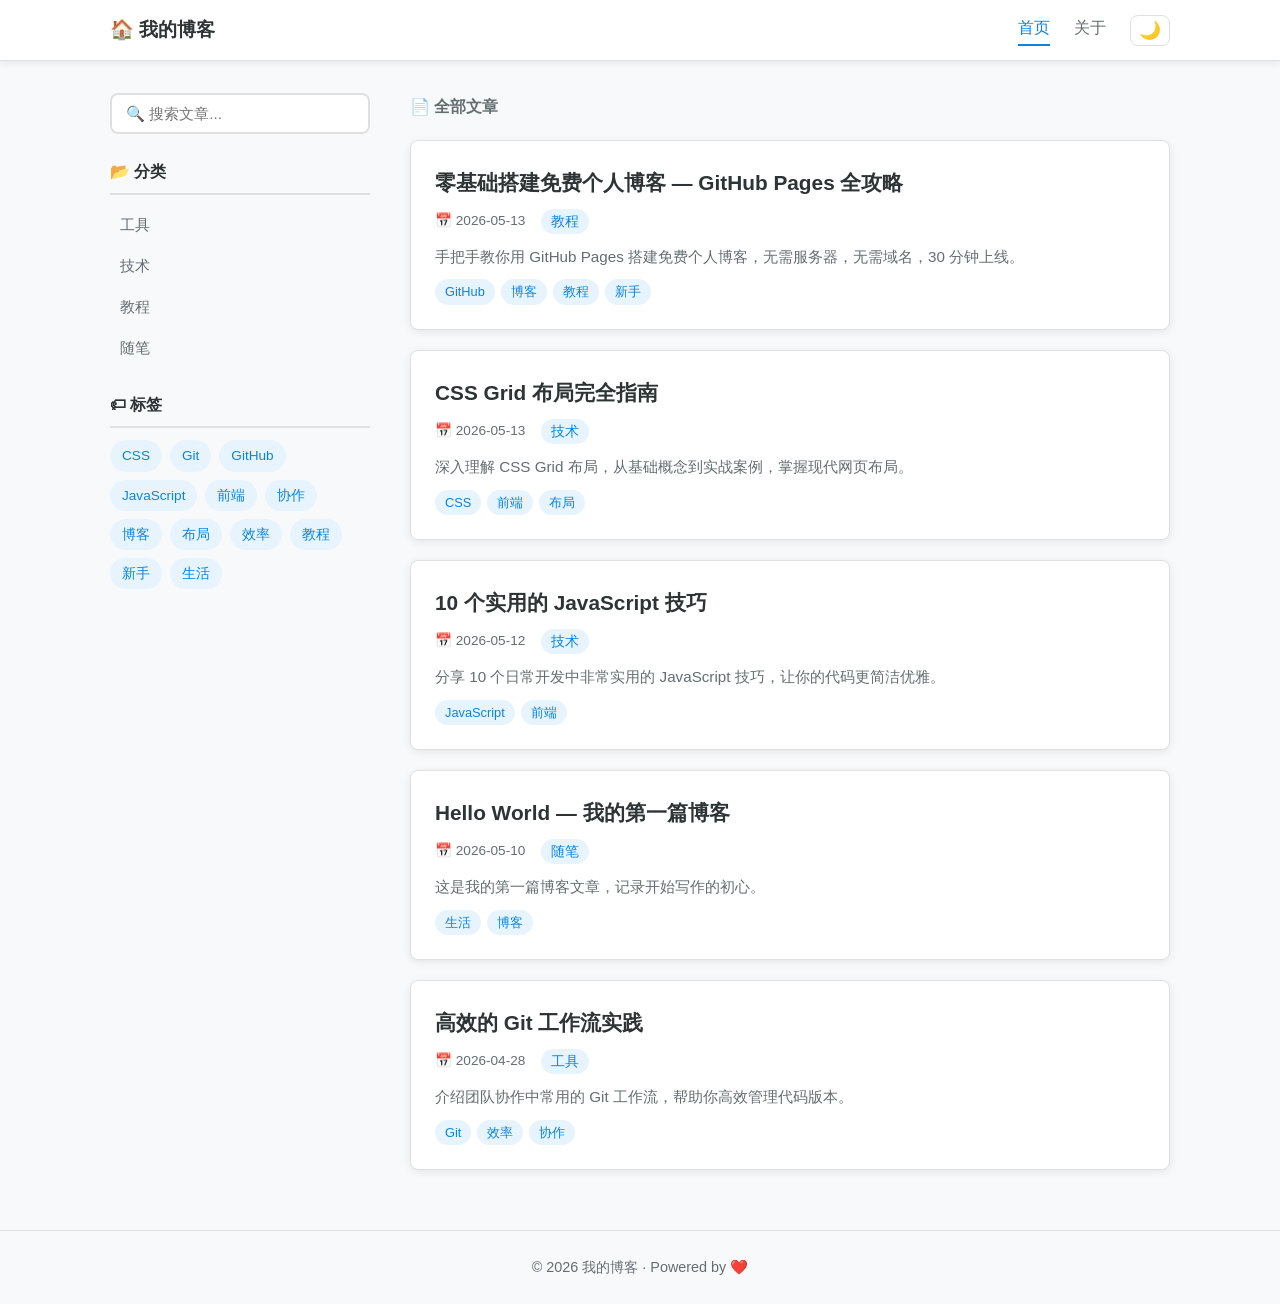
<file: index.html>
<!DOCTYPE html>
<html lang="zh-CN">
<head>
  <meta charset="UTF-8">
  <meta name="viewport" content="width=device-width, initial-scale=1.0">
  <title>我的博客</title>
  <meta name="description" content="个人博客 — 分享技术笔记、读书感悟和生活思考。涵盖 JavaScript、CSS、Git 等前端开发主题。">
  <meta name="keywords" content="博客,技术,前端,JavaScript,CSS,Git,编程">
  <meta property="og:title" content="我的博客">
  <meta property="og:description" content="分享技术笔记、读书感悟和生活思考的个人博客。">
  <meta property="og:type" content="website">
  <meta property="og:url" content="https://wzz-jj.github.io/blog/">
  <link rel="stylesheet" href="css/style.css">
</head>
<body>
  <nav class="navbar">
    <div class="container nav-inner">
      <a href="index.html" class="logo">🏠 我的博客</a>
      <div class="nav-links">
        <a href="index.html" class="active">首页</a>
        <a href="about.html">关于</a>
        <button id="themeToggle" class="theme-btn" title="切换主题">🌙</button>
      </div>
      <button class="menu-btn" id="menuBtn">☰</button>
    </div>
    <div class="mobile-nav" id="mobileNav">
      <a href="index.html">首页</a>
      <a href="about.html">关于</a>
    </div>
  </nav>

  <main class="container main-layout">
    <aside class="sidebar">
      <div class="search-box">
        <input type="text" id="searchInput" placeholder="🔍 搜索文章...">
      </div>

      <div class="sidebar-section">
        <h3>📂 分类</h3>
        <ul class="category-list" id="categoryList"></ul>
      </div>

      <div class="sidebar-section">
        <h3>🏷 标签</h3>
        <div class="tag-cloud" id="tagCloud"></div>
      </div>
    </aside>

    <section class="content">
      <div class="filter-bar">
        <span id="filterLabel">📄 全部文章</span>
        <button id="clearFilter" class="clear-filter" style="display:none">清除筛选</button>
      </div>
      <div class="post-list" id="postList"></div>
      <div class="no-results" id="noResults" style="display:none">
        <p>😕 没有找到匹配的文章</p>
      </div>
    </section>
  </main>

  <button class="back-to-top" id="backToTop" title="返回顶部">↑</button>

  <footer class="footer">
    <div class="container">
      <p>&copy; 2026 我的博客 · Powered by ❤️</p>
    </div>
  </footer>

  <script src="js/data.js"></script>
  <script src="js/main.js"></script>
  <script src="js/home.js"></script>
</body>
</html>
</file>
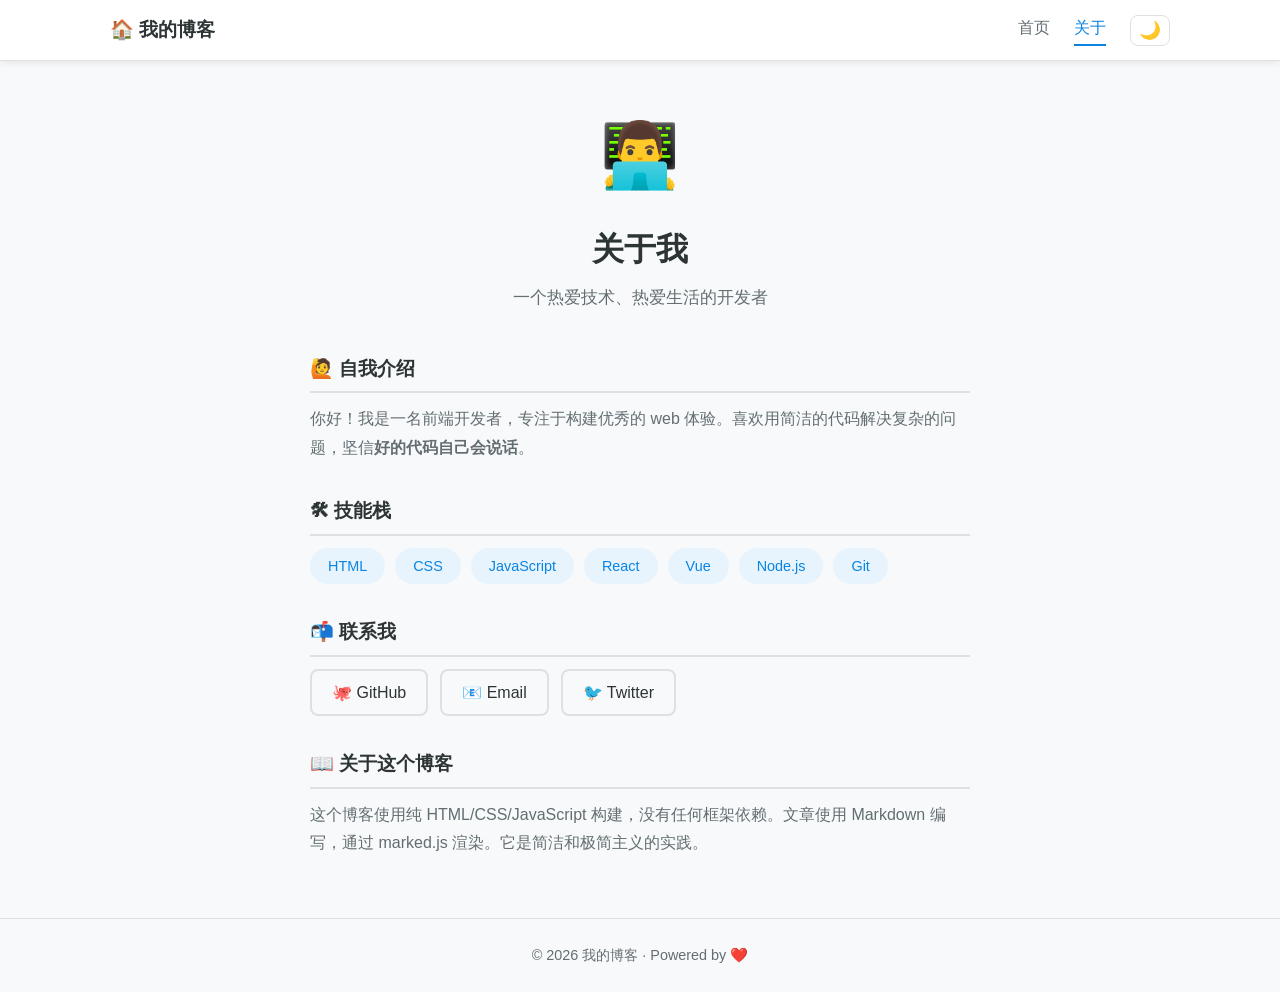
<file: about.html>
<!DOCTYPE html>
<html lang="zh-CN">
<head>
  <meta charset="UTF-8">
  <meta name="viewport" content="width=device-width, initial-scale=1.0">
  <title>关于 — 我的博客</title>
  <meta name="description" content="关于我和这个博客 — 了解博主的技术背景、技能栈和联系方式。">
  <meta name="keywords" content="关于,个人介绍,开发者,前端">
  <meta property="og:title" content="关于 — 我的博客">
  <meta property="og:description" content="了解博主的技术背景、技能栈和联系方式。">
  <meta property="og:type" content="website">
  <meta property="og:url" content="https://wzz-jj.github.io/blog/about.html">
  <link rel="stylesheet" href="css/style.css">
</head>
<body>
  <nav class="navbar">
    <div class="container nav-inner">
      <a href="index.html" class="logo">🏠 我的博客</a>
      <div class="nav-links">
        <a href="index.html">首页</a>
        <a href="about.html" class="active">关于</a>
        <button id="themeToggle" class="theme-btn" title="切换主题">🌙</button>
      </div>
      <button class="menu-btn" id="menuBtn">☰</button>
    </div>
    <div class="mobile-nav" id="mobileNav">
      <a href="index.html">首页</a>
      <a href="about.html">关于</a>
    </div>
  </nav>

  <main class="container about-container">
    <div class="about-header">
      <div class="avatar">👨‍💻</div>
      <h1>关于我</h1>
      <p class="about-tagline">一个热爱技术、热爱生活的开发者</p>
    </div>

    <div class="about-content">
      <section>
        <h2>🙋 自我介绍</h2>
        <p>你好！我是一名前端开发者，专注于构建优秀的 web 体验。喜欢用简洁的代码解决复杂的问题，坚信<strong>好的代码自己会说话</strong>。</p>
      </section>

      <section>
        <h2>🛠 技能栈</h2>
        <div class="skills">
          <span class="skill-tag">HTML</span>
          <span class="skill-tag">CSS</span>
          <span class="skill-tag">JavaScript</span>
          <span class="skill-tag">React</span>
          <span class="skill-tag">Vue</span>
          <span class="skill-tag">Node.js</span>
          <span class="skill-tag">Git</span>
        </div>
      </section>

      <section>
        <h2>📬 联系我</h2>
        <div class="social-links">
          <a href="https://github.com" target="_blank" class="social-link">🐙 GitHub</a>
          <a href="mailto:hello@example.com" class="social-link">📧 Email</a>
          <a href="#" class="social-link">🐦 Twitter</a>
        </div>
      </section>

      <section>
        <h2>📖 关于这个博客</h2>
        <p>这个博客使用纯 HTML/CSS/JavaScript 构建，没有任何框架依赖。文章使用 Markdown 编写，通过 marked.js 渲染。它是简洁和极简主义的实践。</p>
      </section>
    </div>
  </main>

  <footer class="footer">
    <div class="container">
      <p>&copy; 2026 我的博客 · Powered by ❤️</p>
    </div>
  </footer>

  <script src="js/main.js"></script>
</body>
</html>
</file>
<file: css/style.css>
/* === Reset & Variables === */
:root {
  --bg: #f8f9fa;
  --bg-card: #ffffff;
  --text: #2d3436;
  --text-secondary: #636e72;
  --border: #e0e0e0;
  --primary: #0984e3;
  --primary-hover: #0767b3;
  --tag-bg: #e8f4fd;
  --tag-text: #0984e3;
  --shadow: 0 2px 8px rgba(0,0,0,0.08);
  --radius: 8px;
  --max-width: 1100px;
  --nav-bg: #ffffff;
}

[data-theme="dark"] {
  --bg: #1a1a2e;
  --bg-card: #16213e;
  --text: #e0e0e0;
  --text-secondary: #a0a0a0;
  --border: #2a2a4a;
  --primary: #6c5ce7;
  --primary-hover: #5a4bd1;
  --tag-bg: #2a2a5a;
  --tag-text: #a29bfe;
  --shadow: 0 2px 8px rgba(0,0,0,0.3);
  --nav-bg: #16213e;
}

* { margin: 0; padding: 0; box-sizing: border-box; }

body {
  font-family: -apple-system, BlinkMacSystemFont, 'Segoe UI', Roboto, sans-serif;
  background: var(--bg);
  color: var(--text);
  line-height: 1.7;
  transition: background 0.3s, color 0.3s;
  min-height: 100vh;
}

.container { max-width: var(--max-width); margin: 0 auto; padding: 0 20px; }

a { color: var(--primary); text-decoration: none; }
a:hover { color: var(--primary-hover); }

/* === Navbar === */
.navbar {
  background: var(--nav-bg);
  border-bottom: 1px solid var(--border);
  position: sticky;
  top: 0;
  z-index: 100;
  box-shadow: var(--shadow);
  transition: background 0.3s;
}
.nav-inner {
  display: flex;
  justify-content: space-between;
  align-items: center;
  height: 60px;
}
.logo { font-size: 1.2rem; font-weight: 700; color: var(--text); }
.logo:hover { color: var(--primary); }
.nav-links { display: flex; align-items: center; gap: 24px; }
.nav-links a {
  color: var(--text-secondary);
  font-weight: 500;
  transition: color 0.2s;
  padding-bottom: 2px;
  border-bottom: 2px solid transparent;
}
.nav-links a:hover, .nav-links a.active {
  color: var(--primary);
  border-bottom-color: var(--primary);
}
.theme-btn {
  background: none; border: 1px solid var(--border);
  font-size: 1.1rem; cursor: pointer; padding: 4px 8px;
  border-radius: var(--radius); transition: transform 0.2s;
}
.theme-btn:hover { transform: scale(1.1); }
.menu-btn {
  display: none; background: none; border: none;
  font-size: 1.5rem; cursor: pointer; color: var(--text);
}
.mobile-nav { display: none; flex-direction: column; padding: 0 20px 16px; gap: 12px; }
.mobile-nav a { color: var(--text-secondary); font-weight: 500; }

/* === Main Layout === */
.main-layout {
  display: grid;
  grid-template-columns: 260px 1fr;
  gap: 40px;
  margin-top: 32px;
  margin-bottom: 60px;
}

/* === Sidebar === */
.sidebar { position: sticky; top: 92px; align-self: start; }
.search-box { margin-bottom: 24px; }
.search-box input {
  width: 100%; padding: 10px 14px;
  border: 2px solid var(--border); border-radius: var(--radius);
  background: var(--bg-card); color: var(--text);
  font-size: 0.95rem; outline: none; transition: border 0.2s;
}
.search-box input:focus { border-color: var(--primary); }
.sidebar-section { margin-bottom: 24px; }
.sidebar-section h3 {
  font-size: 1rem; margin-bottom: 12px;
  padding-bottom: 8px; border-bottom: 2px solid var(--border);
}
.category-list { list-style: none; display: flex; flex-direction: column; gap: 4px; }
.category-list li { cursor: pointer; padding: 6px 10px; border-radius: var(--radius);
  color: var(--text-secondary); font-size: 0.92rem; transition: all 0.2s; }
.category-list li:hover, .category-list li.active { background: var(--tag-bg); color: var(--tag-text); font-weight: 600; }
.tag-cloud { display: flex; flex-wrap: wrap; gap: 8px; }
.tag-item { padding: 4px 12px; background: var(--tag-bg); color: var(--tag-text);
  border-radius: 20px; font-size: 0.85rem; cursor: pointer; transition: all 0.2s; }
.tag-item:hover, .tag-item.active { background: var(--primary); color: #fff; }

/* === Content === */
.filter-bar {
  display: flex; align-items: center; justify-content: space-between;
  margin-bottom: 20px; flex-wrap: wrap; gap: 8px;
}
.filter-bar span { font-weight: 600; color: var(--text-secondary); }
.clear-filter {
  background: none; border: 1px solid var(--border);
  color: var(--text-secondary); padding: 4px 14px; border-radius: var(--radius);
  cursor: pointer; font-size: 0.85rem; transition: all 0.2s;
}
.clear-filter:hover { border-color: #e74c3c; color: #e74c3c; }

/* === Post Cards === */
.post-list { display: flex; flex-direction: column; gap: 20px; }
.post-card {
  background: var(--bg-card); border: 1px solid var(--border);
  border-radius: var(--radius); padding: 24px;
  box-shadow: var(--shadow); transition: transform 0.2s, box-shadow 0.2s;
}
.post-card:hover { transform: translateY(-2px); box-shadow: 0 4px 16px rgba(0,0,0,0.12); }
.post-card h2 { font-size: 1.3rem; margin-bottom: 8px; }
.post-card h2 a { color: var(--text); }
.post-card h2 a:hover { color: var(--primary); }
.post-meta {
  display: flex; gap: 16px; flex-wrap: wrap;
  font-size: 0.85rem; color: var(--text-secondary); margin-bottom: 10px;
}
.post-meta .category { color: var(--tag-text); background: var(--tag-bg); padding: 1px 10px; border-radius: 20px; }
.post-summary { color: var(--text-secondary); font-size: 0.95rem; margin-bottom: 10px; }
.post-tags { display: flex; gap: 6px; flex-wrap: wrap; }
.post-tags span {
  font-size: 0.8rem; padding: 2px 10px; background: var(--tag-bg);
  color: var(--tag-text); border-radius: 20px; cursor: pointer; transition: all 0.2s;
}
.post-tags span:hover { background: var(--primary); color: #fff; }

/* === Post Detail === */
.post-container { max-width: 800px; margin: 32px auto 60px; padding: 0 20px; }
.back-link { display: inline-block; margin-bottom: 20px; color: var(--text-secondary); font-weight: 500; }
.back-link:hover { color: var(--primary); }
.post-detail { background: var(--bg-card); border-radius: var(--radius); padding: 40px; box-shadow: var(--shadow); }
.post-detail .post-header { margin-bottom: 32px; }
.post-detail .post-header h1 { font-size: 1.8rem; margin-bottom: 12px; }
.post-detail .post-body { line-height: 1.9; font-size: 1.02rem; }

/* Markdown rendered content */
.post-body h1 { font-size: 1.6rem; margin: 32px 0 16px; }
.post-body h2 { font-size: 1.35rem; margin: 28px 0 12px; padding-bottom: 8px; border-bottom: 1px solid var(--border); }
.post-body h3 { font-size: 1.15rem; margin: 20px 0 8px; }
.post-body p { margin-bottom: 16px; }
.post-body ul, .post-body ol { margin: 12px 0 16px 24px; }
.post-body li { margin-bottom: 6px; }
.post-body blockquote {
  border-left: 4px solid var(--primary); background: var(--bg);
  padding: 12px 20px; margin: 16px 0; border-radius: 0 var(--radius) var(--radius) 0;
  color: var(--text-secondary);
}
.post-body code {
  background: var(--bg); padding: 2px 6px; border-radius: 4px;
  font-family: 'Fira Code', 'Consolas', monospace; font-size: 0.9em;
}
.post-body pre {
  background: #1e1e2e; color: #cdd6f4;
  padding: 20px; border-radius: var(--radius); overflow-x: auto;
  margin: 16px 0; line-height: 1.6;
}
.post-body pre code { background: none; padding: 0; color: inherit; }
.post-body table { width: 100%; border-collapse: collapse; margin: 16px 0; }
.post-body th, .post-body td { border: 1px solid var(--border); padding: 10px 14px; text-align: left; }
.post-body th { background: var(--bg); font-weight: 600; }
.post-body img { max-width: 100%; border-radius: var(--radius); }
.post-body strong { color: var(--text); }

.loading { text-align: center; padding: 60px 0; color: var(--text-secondary); font-size: 1.2rem; }

/* === Comments === */
.comments-section { margin-top: 40px; }
.comments-section h2 { font-size: 1.3rem; margin-bottom: 20px; }
.comment-form {
  display: flex; flex-direction: column; gap: 12px;
  margin-bottom: 28px;
}
.comment-form input, .comment-form textarea {
  padding: 10px 14px; border: 2px solid var(--border);
  border-radius: var(--radius); background: var(--bg-card);
  color: var(--text); font-size: 0.95rem; font-family: inherit;
  outline: none; transition: border 0.2s;
}
.comment-form input:focus, .comment-form textarea:focus { border-color: var(--primary); }
.comment-form button {
  align-self: flex-start; padding: 8px 24px;
  background: var(--primary); color: #fff; border: none;
  border-radius: var(--radius); font-size: 0.95rem; cursor: pointer;
  transition: background 0.2s;
}
.comment-form button:hover { background: var(--primary-hover); }
.comment-list { display: flex; flex-direction: column; gap: 16px; }
.comment-item {
  background: var(--bg-card); border: 1px solid var(--border);
  border-radius: var(--radius); padding: 16px;
}
.comment-item .comment-header {
  display: flex; justify-content: space-between;
  margin-bottom: 8px; font-size: 0.9rem;
}
.comment-item .comment-name { font-weight: 600; color: var(--primary); }
.comment-item .comment-date { color: var(--text-secondary); font-size: 0.82rem; }
.comment-item .comment-body { color: var(--text); font-size: 0.95rem; }

/* === About Page === */
.about-container { max-width: 700px; margin: 40px auto 60px; }
.about-header { text-align: center; margin-bottom: 40px; }
.avatar { font-size: 4rem; margin-bottom: 12px; }
.about-header h1 { font-size: 2rem; margin-bottom: 8px; }
.about-tagline { color: var(--text-secondary); font-size: 1.05rem; }
.about-content section { margin-bottom: 32px; }
.about-content h2 { font-size: 1.2rem; margin-bottom: 12px; padding-bottom: 6px; border-bottom: 2px solid var(--border); }
.about-content p { color: var(--text-secondary); line-height: 1.8; }
.skills { display: flex; flex-wrap: wrap; gap: 10px; }
.skill-tag {
  padding: 6px 18px; background: var(--tag-bg); color: var(--tag-text);
  border-radius: 20px; font-weight: 500; font-size: 0.9rem;
}
.social-links { display: flex; gap: 12px; flex-wrap: wrap; }
.social-link {
  padding: 8px 20px; border: 2px solid var(--border);
  border-radius: var(--radius); color: var(--text); font-weight: 500;
  transition: all 0.2s;
}
.social-link:hover { border-color: var(--primary); color: var(--primary); }

/* === Footer === */
.footer {
  margin-top: auto; padding: 24px 0;
  border-top: 1px solid var(--border); text-align: center;
  color: var(--text-secondary); font-size: 0.9rem;
}

/* === Back to Top === */
.back-to-top {
  position: fixed; bottom: 30px; right: 30px;
  width: 44px; height: 44px; background: var(--primary); color: #fff;
  border: none; border-radius: 50%; font-size: 1.2rem; cursor: pointer;
  box-shadow: var(--shadow); opacity: 0; transform: translateY(20px);
  transition: all 0.3s; z-index: 99; pointer-events: none;
}
.back-to-top.visible { opacity: 1; transform: translateY(0); pointer-events: auto; }
.back-to-top:hover { background: var(--primary-hover); transform: translateY(-3px); }

/* === No Results === */
.no-results { text-align: center; padding: 60px 0; color: var(--text-secondary); }
.no-results p { font-size: 1.1rem; }

/* === Responsive === */
@media (max-width: 768px) {
  .main-layout { grid-template-columns: 1fr; gap: 24px; }
  .sidebar { position: static; }
  .nav-links { display: none; }
  .menu-btn { display: block; }
  .mobile-nav.show { display: flex; }
  .post-detail { padding: 24px; }
  .post-detail .post-header h1 { font-size: 1.4rem; }
  .filter-bar { flex-direction: column; align-items: flex-start; }
  .back-to-top { bottom: 20px; right: 20px; }
}
</file>
